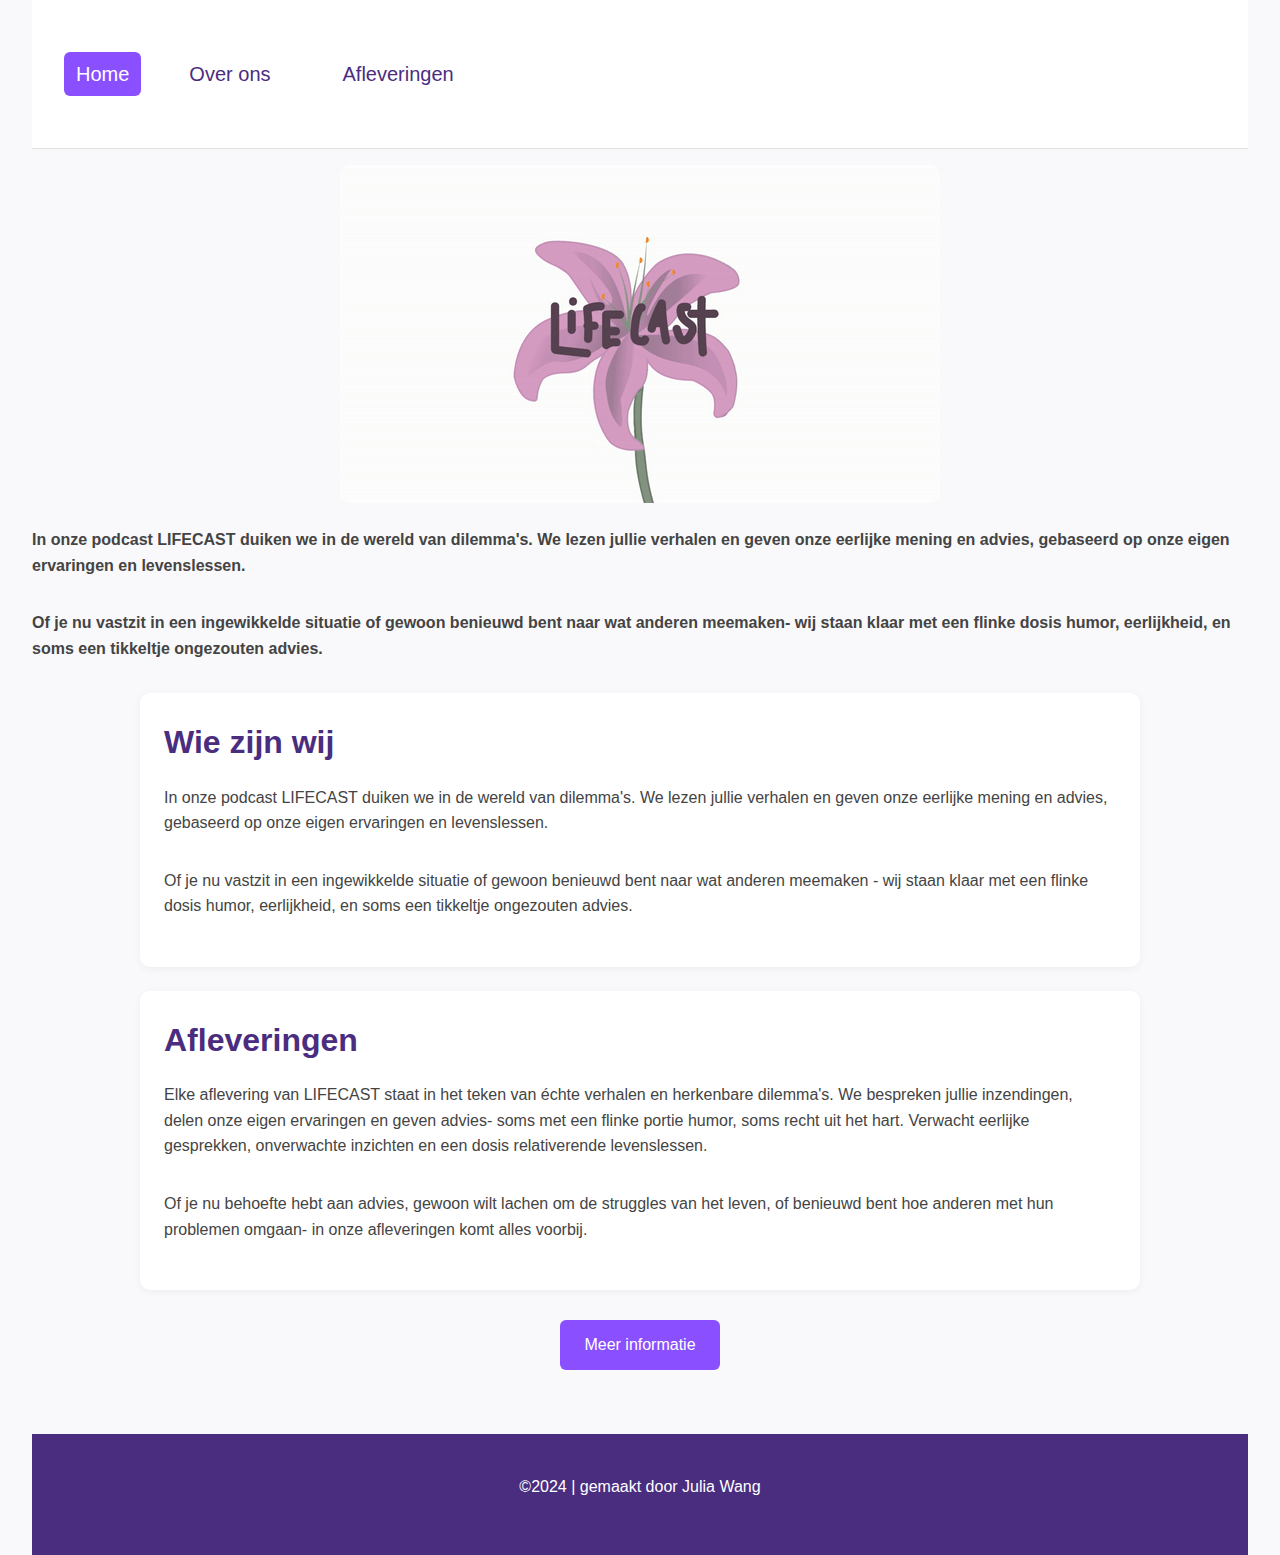
<file: index.html>
<!DOCTYPE html>
<html lang="nl">
    <head>
        <meta charset="UTF-8">
        <meta name="viewport" content="width=device-width, initial-scale=1.0">
        <title>LIFECAST: Home</title>
        <link rel="stylesheet" type="text/css" href="styles.css">
    </head>

    <body>

        <header>
            <nav><ul>
            <li><a href="index.html" class="focus">Home</a></li>
            <li><a href="over-ons.html">Over ons</a></li>
            <li><a href="afleveringen.html">Afleveringen</a></li>
        </ul></nav>
    </header>

    <img src="images/Dream12-ezgif.com-video-to-gif-converter.gif" alt="logo-gif">

        <main>
        
        <p><strong>In onze podcast LIFECAST duiken we in de wereld van dilemma's.
             We lezen jullie verhalen en geven onze eerlijke mening en advies, gebaseerd op onze eigen ervaringen en levenslessen.
            </strong></p>

        <p><strong>Of je nu vastzit in een ingewikkelde situatie of gewoon benieuwd bent naar wat anderen meemaken- wij staan klaar met een 
            flinke dosis humor, eerlijkheid, en soms een tikkeltje ongezouten advies.</strong></p>
        

        <article>
            <h1>Wie zijn wij</h1>
            <p>In onze podcast LIFECAST duiken we in de wereld van dilemma's. 
                We lezen jullie verhalen en geven onze eerlijke mening en advies, 
                gebaseerd op onze eigen ervaringen en levenslessen.</p>

            <p>Of je nu vastzit in een ingewikkelde 
                situatie of gewoon benieuwd bent naar wat anderen meemaken - wij staan klaar met een flinke 
                dosis humor, eerlijkheid, en soms een tikkeltje ongezouten advies.</p>
        </article>

    <article>
      <h1>Afleveringen</h1>
      <p>
        Elke aflevering van LIFECAST staat in het teken van échte verhalen en herkenbare dilemma's. 
        We bespreken jullie inzendingen, delen onze eigen ervaringen en geven advies- soms met een 
        flinke portie humor, soms recht uit het hart. Verwacht eerlijke gesprekken, onverwachte 
        inzichten en een dosis relativerende levenslessen.
      </p>
      <p>
        Of je nu behoefte hebt aan advies, gewoon wilt lachen om de struggles van het leven, of 
        benieuwd bent hoe anderen met hun problemen omgaan- in onze afleveringen komt alles voorbij.
      </p>
    </article>

            </main>
            <a href="over-ons.html">
            Meer informatie</a>

            <footer><p>©2024 | gemaakt door Julia Wang</p></footer>
    </body>

    <!--Het boek "Fundament Programeren: HTML5 & Webdesign"-->
</html>
</file>
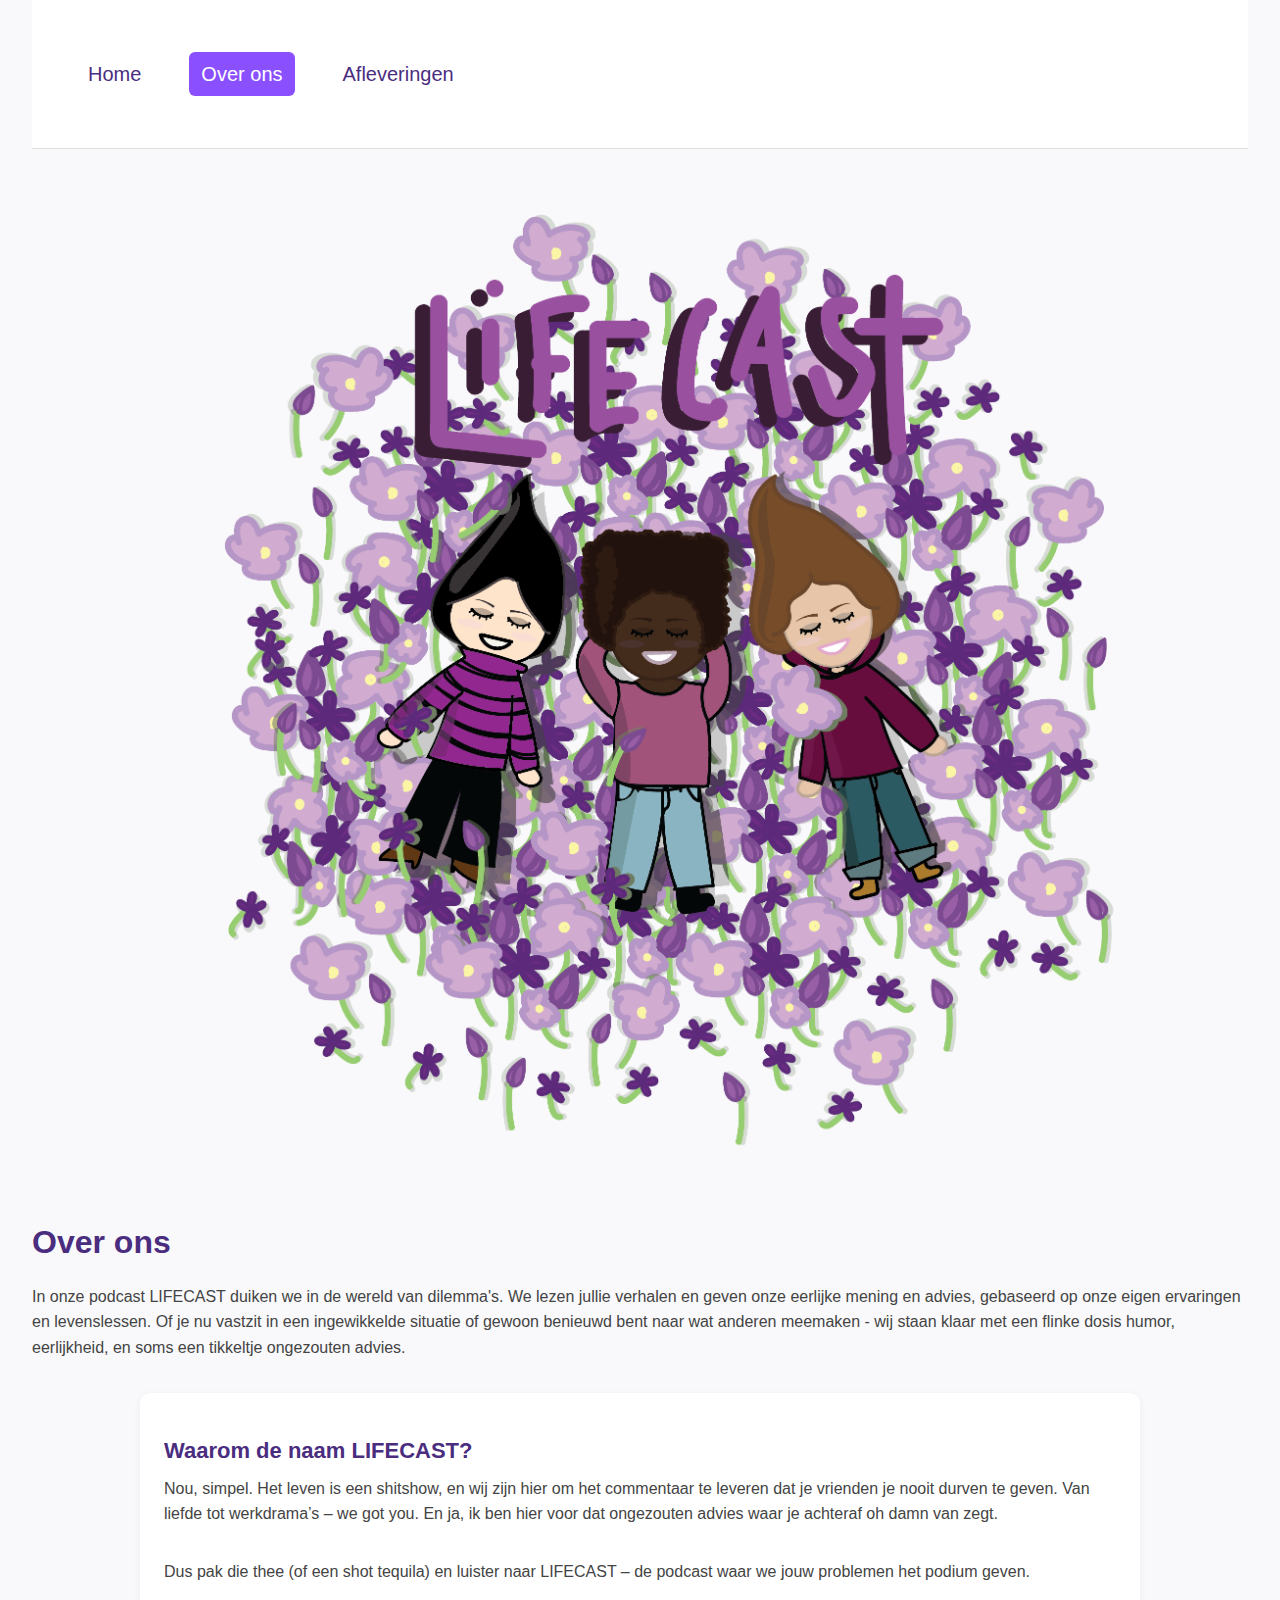
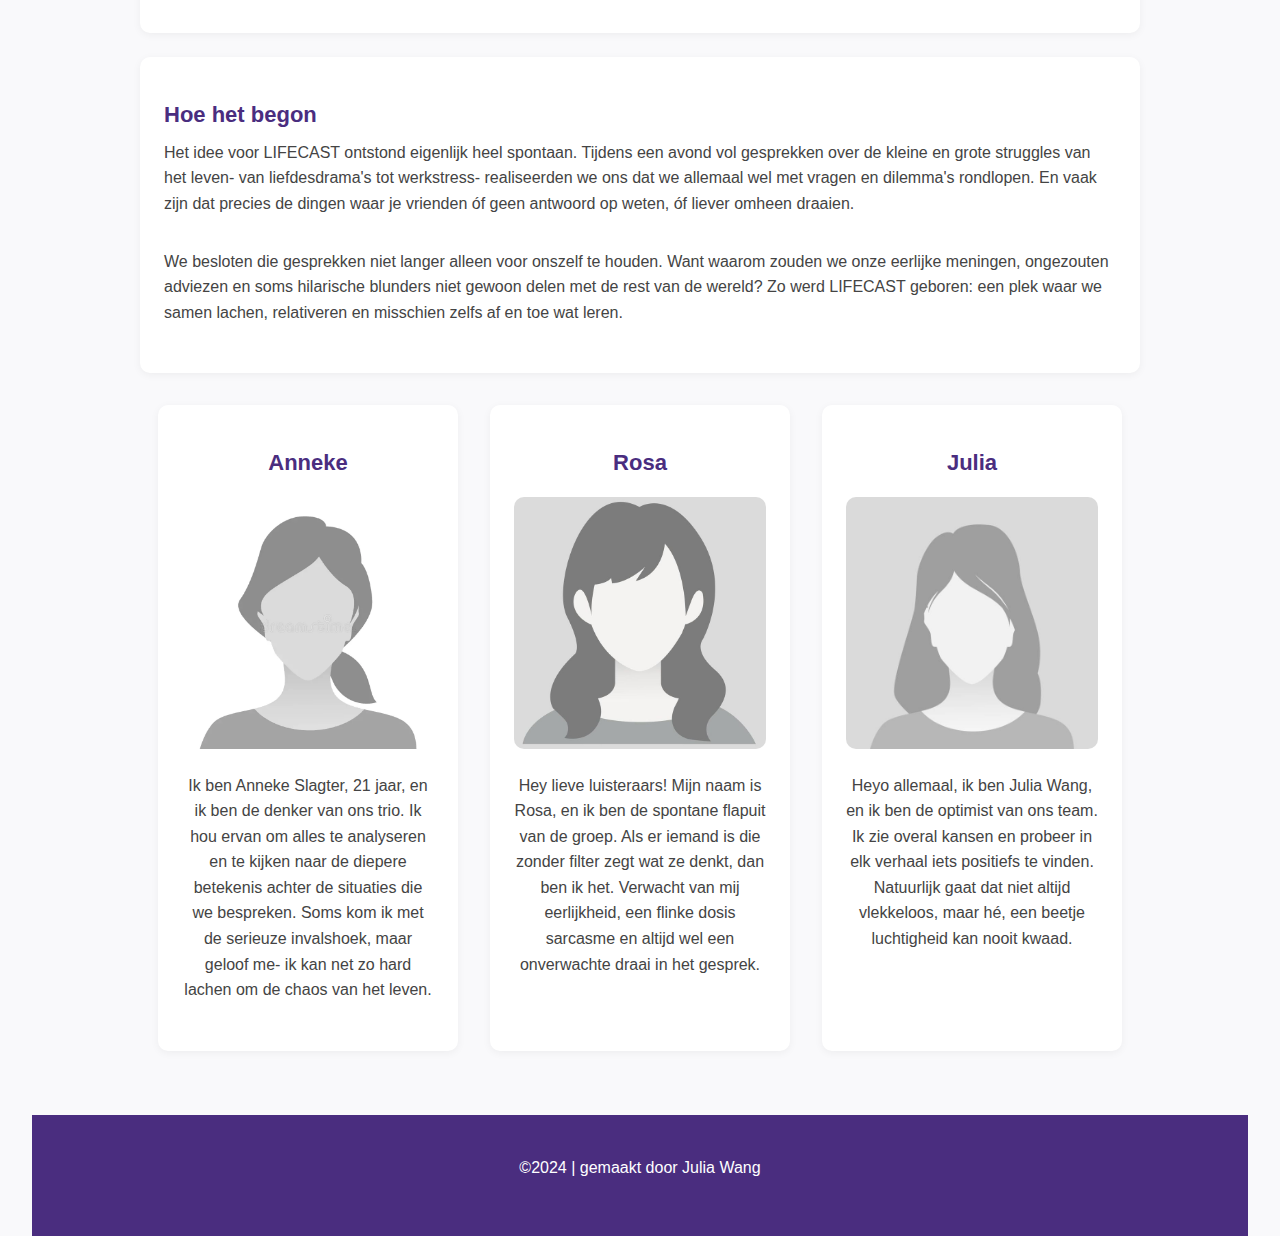
<file: over-ons.html>
<!DOCTYPE html>
<html lang="nl">

<head>
    <meta charset="UTF-8">
    <meta name="viewport" content="width=device-width, initial-scale=1.0">
    <title>LIFECAST: Over ons</title>
    <link rel="stylesheet" type="text/css" href="styles.css">
</head>

<body>

    <header>
        <nav>
            <ul>
                <li><a href="index.html">Home</a></li>
                <li><a href="over-ons.html" class="focus">Over ons</a></li>
                <li><a href="afleveringen.html">Afleveringen</a></li>
            </ul>
        </nav>
    </header>

    <main>

        <img src="images/THUMBNAIL_CONTENT_1-02.png" alt="lifecastimg">
        <h1>Over ons</h1>
        <p>In onze podcast LIFECAST duiken we in de wereld van dilemma's. 
            We lezen jullie verhalen en geven onze eerlijke mening en advies, 
            gebaseerd op onze eigen ervaringen en levenslessen. Of je nu vastzit in een ingewikkelde 
            situatie of gewoon benieuwd bent naar wat anderen meemaken - wij staan klaar met een flinke 
            dosis humor, eerlijkheid, en soms een tikkeltje ongezouten advies.</p>

        <article>
            <h2>Waarom de naam LIFECAST?</h2>
            <p>Nou, simpel. Het leven is een shitshow, en wij zijn hier om het commentaar te leveren dat 
                je vrienden je nooit durven te geven. Van liefde tot werkdrama’s – we got you. En ja, ik ben 
                hier voor dat ongezouten advies waar je achteraf oh damn van zegt.</p>

            <p>Dus pak die thee (of een shot tequila) en luister naar LIFECAST – de podcast waar we jouw problemen het podium geven.</p>
        </article>

    <article>
      <h2>Hoe het begon</h2>
      <p>
        Het idee voor LIFECAST ontstond eigenlijk heel spontaan. Tijdens een avond vol 
        gesprekken over de kleine en grote struggles van het leven- van liefdesdrama's 
        tot werkstress- realiseerden we ons dat we allemaal wel met vragen en dilemma's 
        rondlopen. En vaak zijn dat precies de dingen waar je vrienden óf geen antwoord 
        op weten, óf liever omheen draaien.
      </p>
      <p>
        We besloten die gesprekken niet langer alleen voor onszelf te houden. Want waarom 
        zouden we onze eerlijke meningen, ongezouten adviezen en soms hilarische blunders niet 
        gewoon delen met de rest van de wereld? Zo werd LIFECAST geboren: een plek waar we samen 
        lachen, relativeren en misschien zelfs af en toe wat leren.
      </p>
    </article>

        <div id="profiles">
            <ul>
                <li>
                    <h2>Anneke</h2>
                    <img src="images/person-gray-photo-placeholder-woman-t-shirt-white-background-131683043.jpg" alt="placeholder1">
          <p>Ik ben Anneke Slagter, 21 jaar, en ik ben de denker van 
            ons trio. Ik hou ervan om alles te analyseren en te kijken 
            naar de diepere betekenis achter de situaties die we bespreken. 
            Soms kom ik met de serieuze invalshoek, maar geloof me- ik kan net zo 
            hard lachen om de chaos van het leven.</p>
                </li>
                <li>
                    <h2>Rosa</h2>
                    <img src="images/1b2e314e767a957a44ed8f992c6d9098.jpg" alt="placeholder2">
          <p>Hey lieve luisteraars! Mijn naam is Rosa, en ik ben de spontane 
            flapuit van de groep. Als er iemand is die zonder filter zegt wat ze
             denkt, dan ben ik het. Verwacht van mij eerlijkheid, een flinke 
             dosis sarcasme en altijd wel een onverwachte draai in het gesprek.</p>
                </li>
                <li>
                    <h2>Julia</h2>
                    <img src="images/istockphoto-1177794485-612x612.jpg" alt="placeholder3">
          <p>Heyo allemaal, ik ben Julia Wang, en ik ben de optimist van ons 
            team. Ik zie overal kansen en probeer in elk verhaal iets positiefs 
            te vinden. Natuurlijk gaat dat niet altijd vlekkeloos, maar hé, 
            een beetje luchtigheid kan nooit kwaad.</p>
                </li>
            </ul>
        </div>
    </main>

    <footer>
        <p>©2024 | gemaakt door Julia Wang</p>
    </footer>

</body>

</html>
</file>
<file: styles.css>
/* Reset & basis */
* {
  margin: 0;
  padding: 0;
  box-sizing: border-box;
}

html {
  background-color: #f9f9fb;
  font-size: 16px;
}

body {
  font-family: 'Segoe UI', Tahoma, Geneva, Verdana, sans-serif;
  color: #333;
  line-height: 1.6;
  padding: 0 32px;               /* ruimte links/rechts */
}

/* Header & navigatie */
header {
  background-color: #ffffff;
  border-bottom: 1px solid #e0e0e0;
  padding: 16px 32px;
  position: sticky;
  top: 0;
  z-index: 10;
    /* ik had problemen met 
  de header toen ik het sticky had gemaakt en kon het niet fixen. 
  had opgezocht hoe. bron: https://www.w3schools.com/cssref/pr_pos_z-index.php */ 
}

nav ul {
  display: flex;
  flex-direction: row;
  flex-wrap: nowrap;
  justify-content: start;
  align-items: center;
  list-style-type: none;
  gap: 24px;  /* 1.5rem → 24px */
}

header li a {
  text-decoration: none;
  font-family: Impact, Haettenschweiler, 'Arial Narrow Bold', sans-serif;
  font-size: 15pt;
  color: #4a2d7f;
  background-color: transparent;
  transition: color 0.3s ease;
}

header li a:hover {
  color: #8a4fff;
  background-color: transparent;
}

.focus {
  color: #ffffff;
  background-color: #8a4fff;
  padding: 6px 12px; /* 0.4rem 0.8rem → 6px 12px */
  border-radius: 6px;
}

/* Titels en tekst */
h1, h2 {
  font-family: 'Segoe UI', Tahoma, Geneva, Verdana, sans-serif;
  color: #4a2d7f;
}

h1 {
  font-size: 32px;           /* 2rem → 32px */
  margin-bottom: 8px;         /* 0.5rem → 8px */
}

h2 {
  font-size: 22px;             /* 1.4rem → 22px */
  margin-top: 16px;             /* 1rem → 16px */
}

/* Algemene paragrafen */
p {
  padding: 8px 0;               /* 0.5rem → 8px */
  margin-bottom: 16px;
  color: #444;
  line-height: 1.6;
}

/* Artikelen als cards */
article {
  background: #fff;
  border-radius: 10px;
  padding: 24px;                 /* 1.5rem → 24px */
  margin: 24px auto;             /* 1.5rem → 24px */
  max-width: 1000px;
  box-shadow: 0 2px 8px rgba(0,0,0,0.05);
}

/* Afbeeldingen */
img {
  max-width: 100%;
  border-radius: 10px;
  display: block;
  margin: 16px auto;             /* 1rem → 16px */
}

/* Profielen */
#profiles ul {
  list-style: none;
  display: flex;
  gap: 32px;                      /* 2rem → 32px */
  justify-content: center;
  flex-wrap: wrap;
  margin-top: 32px;               /* 2rem → 32px */
}

#profiles li {
  flex: 1 1 250px;
  max-width: 300px;
  text-align: center;
  background: #ffffff;
  border-radius: 10px;
  padding: 24px;                  /* 1.5rem → 24px */
  box-shadow: 0 2px 8px rgba(0,0,0,0.05);
}

#profiles img {
  border-radius: 10px;
  margin-bottom: 16px;
}

/* Afleveringen thumbnails */
#thumbnails ul {
  list-style: none;
  display: flex;
  flex-wrap: wrap;
  gap: 24px;                       /* 1.5rem → 24px */
  justify-content: center;
  margin-top: 32px;                /* 2rem → 32px */
}

#thumbnails li {
  flex: 1 1 300px;
  max-width: 350px;
  text-align: center;
  background: #ffffff;
  padding: 24px;                   /* 1.5rem → 24px */
  border-radius: 10px;
  box-shadow: 0 2px 8px rgba(0,0,0,0.05);
}

#thumbnails audio {
  margin-top: 8px;                 /* 0.5rem → 8px */
  width: 100%;
}

/* Buttons & links (gecentreerd) */
body a {
  display: block;
  width: fit-content;
  margin: 30px auto;
  padding: 12px 24px;
  background-color: #8a4fff;
  color: #fff;
  text-decoration: none;
  border-radius: 6px;
  font-size: 16px;
  text-align: center;
  transition: background-color 0.3s;
}

body a:hover {
  background-color: #6d33cc;
}

/* Footer */
footer {
  background: #4a2d7f;
  text-align: center;
  padding: 32px;                    /* 2rem → 32px */
  margin-top: 64px;                  /* 4rem → 64px */
}

footer p {
  color: #fff;
}
</file>
